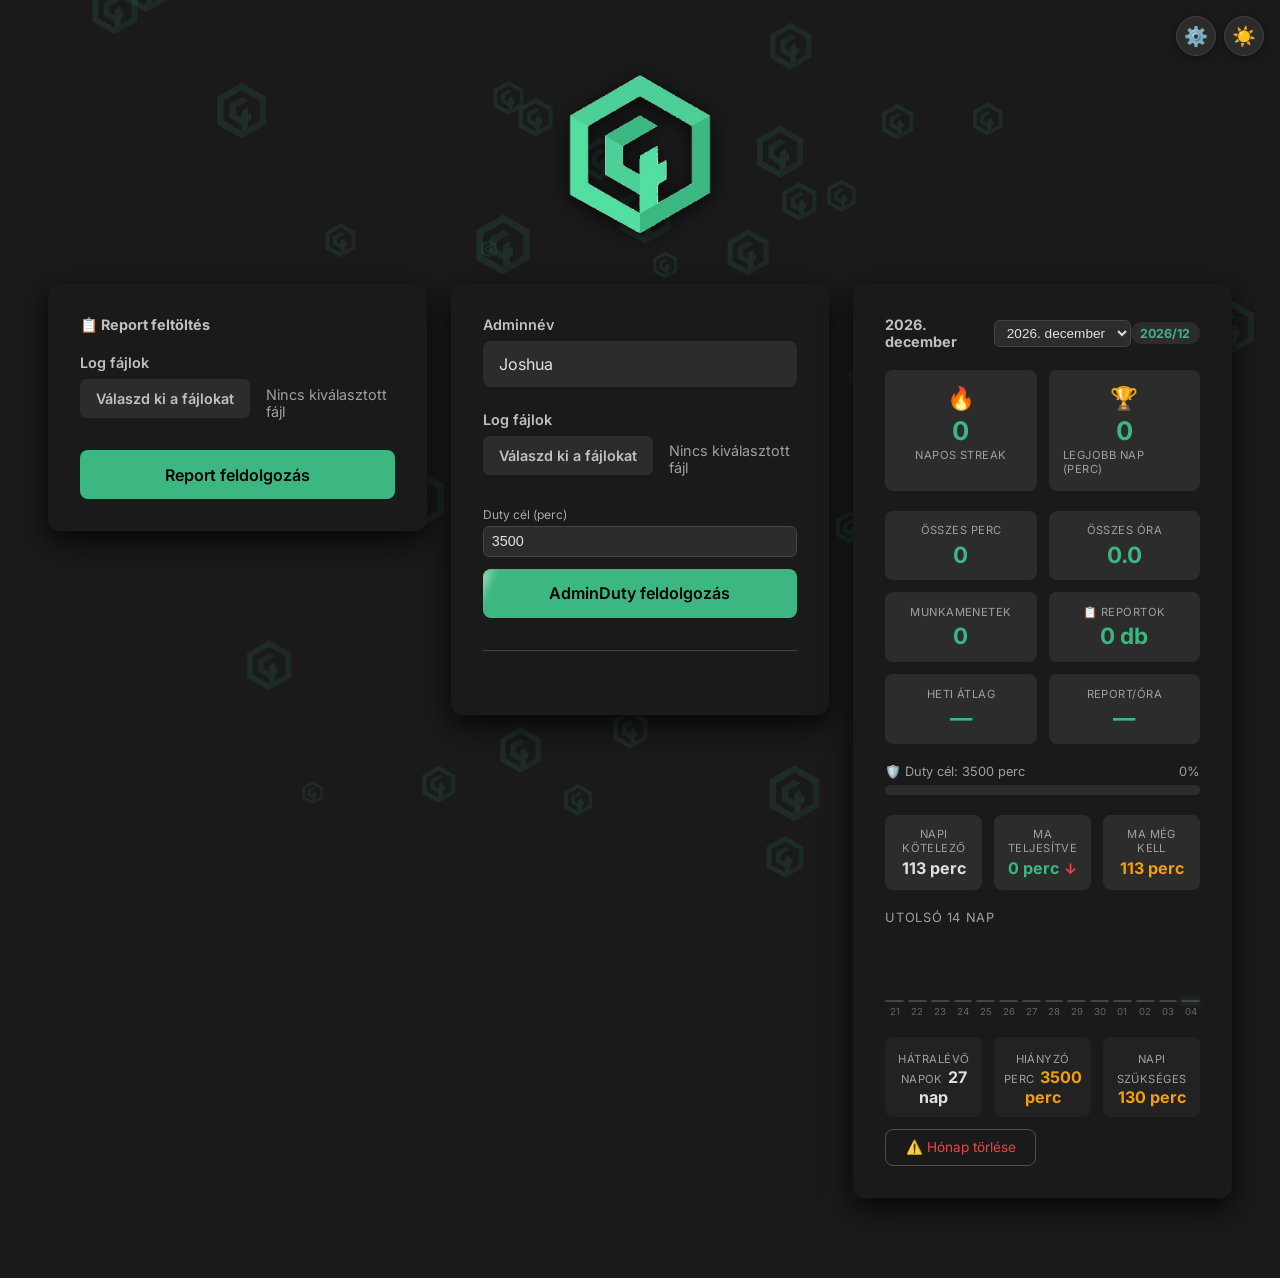
<file: index.html>
<!DOCTYPE html>
<html lang="hu">
<head>
    <meta charset="UTF-8">
    <meta name="viewport" content="width=device-width, initial-scale=1.0">
    <title>AdminDuty számláló</title>
    <link rel="icon" type="image/png" href="files/logo.png">
    <link rel="manifest" href="manifest.webmanifest">
    <meta name="theme-color" content="#1a1a1a">
    <meta name="apple-mobile-web-app-capable" content="yes">
    <meta name="apple-mobile-web-app-status-bar-style" content="black-translucent">
    <meta name="apple-mobile-web-app-title" content="AdminDuty">
    <link rel="apple-touch-icon" href="files/logo.png">
    <link rel="stylesheet" href="style.css">
    <style>
        /* 3 oszlopos elrendezés */
        .main-wrapper {
            display: flex;
            flex-direction: column;
            align-items: center;
            min-height: 100vh;
            padding: 1.5rem 1rem 3rem;
        }

        .three-col {
            display: grid;
            grid-template-columns: 1fr 1fr 1fr;
            gap: 1.5rem;
            width: 100%;
            max-width: 1400px;
            align-items: start;
        }

        @media (max-width: 900px) {
            .three-col {
                grid-template-columns: 1fr;
            }
        }

        @media (max-width: 1200px) and (min-width: 901px) {
            .three-col {
                grid-template-columns: 1fr 1fr;
            }
            .col-stats {
                grid-column: span 2;
            }
        }
    </style>
</head>
<body>
    <div id="background-animation"></div>
    <button class="theme-toggle-btn" id="theme-toggle" title="Téma váltás">🌙</button>
    <button class="theme-toggle-btn" id="settings-toggle" title="Beállítások" style="right:4rem;">⚙️</button>

    <div id="settings-panel" style="display:none;position:fixed;top:4rem;right:1rem;z-index:9998;background:var(--card);border:1px solid var(--border);border-radius:12px;padding:1.25rem;min-width:280px;box-shadow:0 8px 32px rgba(0,0,0,0.3);">
        <h3 style="margin:0 0 0.75rem;font-size:1rem;">⚙️ Beállítások</h3>
        <label style="font-size:0.85rem;color:var(--text-muted);display:block;margin-bottom:0.35rem;">API szerver URL</label>
        <input type="text" id="api-url-input" placeholder="http://your-server:8765"
            style="width:100%;padding:0.5rem 0.75rem;border-radius:8px;border:1px solid var(--border);background:var(--bg);color:var(--text);font-size:0.9rem;box-sizing:border-box;">
        <p style="font-size:0.78rem;color:var(--text-muted);margin:0.4rem 0 0.75rem;">Hagyd üresen ha a tracker ugyanazon a szerveren fut.</p>
        <button id="api-url-save" style="width:100%;padding:0.5rem;border-radius:8px;background:var(--accent);color:#fff;border:none;cursor:pointer;font-size:0.9rem;">Mentés</button>
        <div id="api-url-status" style="font-size:0.8rem;margin-top:0.5rem;text-align:center;"></div>
    </div>

    <div class="main-wrapper">
        <div class="logo-header">
            <img src="files/logo.png" alt="Fő logó">
            
        </div>

        <div class="three-col">

            <!-- ── BAL: Report feltöltés ── -->
            <div class="container">
                <div class="monthly-header">
                    <span>📋 Report feltöltés</span>
                </div>
                <div class="form-group">
                    <label>Log fájlok</label>
                    <div class="file-upload-container">
                        <input type="file" id="reportFiles" multiple accept=".log,.txt">
                        <label for="reportFiles" class="file-upload-button">Válaszd ki a fájlokat</label>
                        <span id="report-file-count" class="file-count-text">Nincs kiválasztott fájl</span>
                    </div>
                </div>
                <button id="reportButton">
                    <span>Report feldolgozás</span>
                    <div class="spinner"></div>
                </button>
                <div id="report-results"></div>
            </div>

            <!-- ── KÖZÉP: AdminDuty ── -->
            <div class="container">
                <div class="form-group">
                    <label for="adminName">Adminnév</label>
                    <input type="text" id="adminName" placeholder="Adminneved" value="Joshua" required>
                </div>

                <div class="form-group">
                    <label>Log fájlok</label>
                    <div class="file-upload-container">
                        <input type="file" id="logFiles" multiple accept=".log,.txt">
                        <label for="logFiles" class="file-upload-button">Válaszd ki a fájlokat</label>
                        <span id="file-count" class="file-count-text">Nincs kiválasztott fájl</span>
                    </div>
                    <span id="adminduty-label" class="file-count-text" style="color:#ef4444; margin-top:.3rem; display:block;"></span>
                </div>

                <!-- Célok beállítása -->
                <div class="goals-row">
                    <div class="goal-input">
                        <label for="dutyGoal">Duty cél (perc)</label>
                        <input type="number" id="dutyGoal" value="3500" min="100" max="9999" step="100">
                    </div>
                    <div class="goal-input" style="display:none">
                        <label for="offDutyLimit">Off-duty limit (perc)</label>
                        <input type="number" id="offDutyLimit" value="500" min="0" max="9999" step="50">
                    </div>
                </div>

                <button id="processButton">
                    <span>AdminDuty feldolgozás</span>
                    <div class="spinner"></div>
                </button>

                <div class="offduty-manual" style="display:none">
                    <div class="offduty-manual-row">
                        <div class="goal-input">
                            <label for="offdutyFrom">Off-duty tól</label>
                            <input type="time" id="offdutyFrom" step="60">
                        </div>
                        <div class="goal-input">
                            <label for="offdutyTo">Off-duty ig</label>
                            <input type="time" id="offdutyTo" step="60">
                        </div>
                        <button id="addOffDutyBtn">+ Hozzáadás</button>
                    </div>
                    <div id="offduty-manual-status" class="offduty-manual-status"></div>
                </div>

                <div id="results"></div>
            </div>

            <!-- ── JOBB: Statisztikák ── -->
            <div class="container col-stats" id="monthly-container">
                <div class="monthly-header">
                    <span id="monthly-title">Havi összesítő</span>
                    <select id="month-selector"></select>
                    <span id="monthly-badge" class="monthly-badge"></span>
                </div>

                <!-- Streak + Best day -->
                <div class="streak-row">
                    <div class="streak-item">
                        <span class="streak-icon">🔥</span>
                        <span class="streak-value" id="streak-value">0</span>
                        <span class="streak-label">napos streak</span>
                    </div>
                    <div class="streak-item">
                        <span class="streak-icon">🏆</span>
                        <span class="streak-value" id="best-day-value">0</span>
                        <span class="streak-label">legjobb nap (perc)</span>
                    </div>
                </div>

                <div class="monthly-stats">
                    <div class="mstat">
                        <span class="mstat-label">Összes perc</span>
                        <span class="mstat-value" id="m-total-minutes">0</span>
                    </div>
                    <div class="mstat">
                        <span class="mstat-label">Összes óra</span>
                        <span class="mstat-value" id="m-total-hours">0</span>
                    </div>
                    <div class="mstat">
                        <span class="mstat-label">Munkamenetek</span>
                        <span class="mstat-value" id="m-sessions">0</span>
                    </div>
                    <div class="mstat">
                        <span class="mstat-label">📋 Reportok</span>
                        <span class="mstat-value" id="m-reports">0 db</span>
                    </div>
                    <div class="mstat">
                        <span class="mstat-label">Heti átlag</span>
                        <span class="mstat-value" id="m-weekly-avg">0</span>
                    </div>
                    <div class="mstat">
                        <span class="mstat-label">Report/óra</span>
                        <span class="mstat-value" id="m-report-rate">—</span>
                    </div>
                </div>

                <!-- Off-duty sáv — elrejtve -->
                <div class="prog-row" style="display:none">
                    <div class="prog-label-row">
                        <span>🎮 Off-duty: <span id="offduty-done">0</span> / <span id="offduty-limit-label">500</span> perc</span>
                        <span id="offduty-pct">0%</span>
                    </div>
                    <div class="prog-track">
                        <div class="prog-bar offduty-bar" id="offduty-bar" style="width:0%"></div>
                    </div>
                </div>

                <!-- Admin duty progress -->
                <div class="prog-row">
                    <div class="prog-label-row">
                        <span>🛡️ Duty cél: <span id="duty-goal-label">3500</span> perc</span>
                        <span id="prog-pct">0%</span>
                    </div>
                    <div class="prog-track">
                        <div class="prog-bar" id="prog-bar" style="width:0%"></div>
                    </div>
                </div>

                <!-- Napi info -->
                <div class="daily-row">
                    <div class="daily-item">
                        <span class="daily-label">Napi kötelező</span>
                        <span class="daily-value" id="daily-quota">— perc</span>
                    </div>
                    <div class="daily-item">
                        <span class="daily-label">Ma teljesítve</span>
                        <span class="daily-value accent" id="daily-done">0 perc</span>
                    </div>
                    <div class="daily-item">
                        <span class="daily-label">Ma még kell</span>
                        <span class="daily-value warn" id="daily-missing">—</span>
                    </div>
                </div>

                <!-- Heti grafikon -->
                <div class="chart-section">
                    <div class="chart-title">Utolsó 14 nap</div>
                    <div class="bar-chart" id="bar-chart"></div>
                </div>

                <div class="deadline-row" id="deadline-row">
                    <div class="deadline-item">
                        <span class="daily-label">Hátralévő napok</span>
                        <span class="daily-value" id="deadline-days">—</span>
                    </div>
                    <div class="deadline-item">
                        <span class="daily-label">Hiányzó perc</span>
                        <span class="daily-value warn" id="deadline-missing">—</span>
                    </div>
                    <div class="deadline-item">
                        <span class="daily-label">Napi szükséges</span>
                        <span class="daily-value warn" id="deadline-daily">—</span>
                    </div>
                </div>

                <button class="reset-btn" id="btn-reset">⚠️ Hónap törlése</button>
            </div>

        </div><!-- /three-col -->
    </div>

    <script src="script.js?v=2"></script>
</body>
</html>
</file>
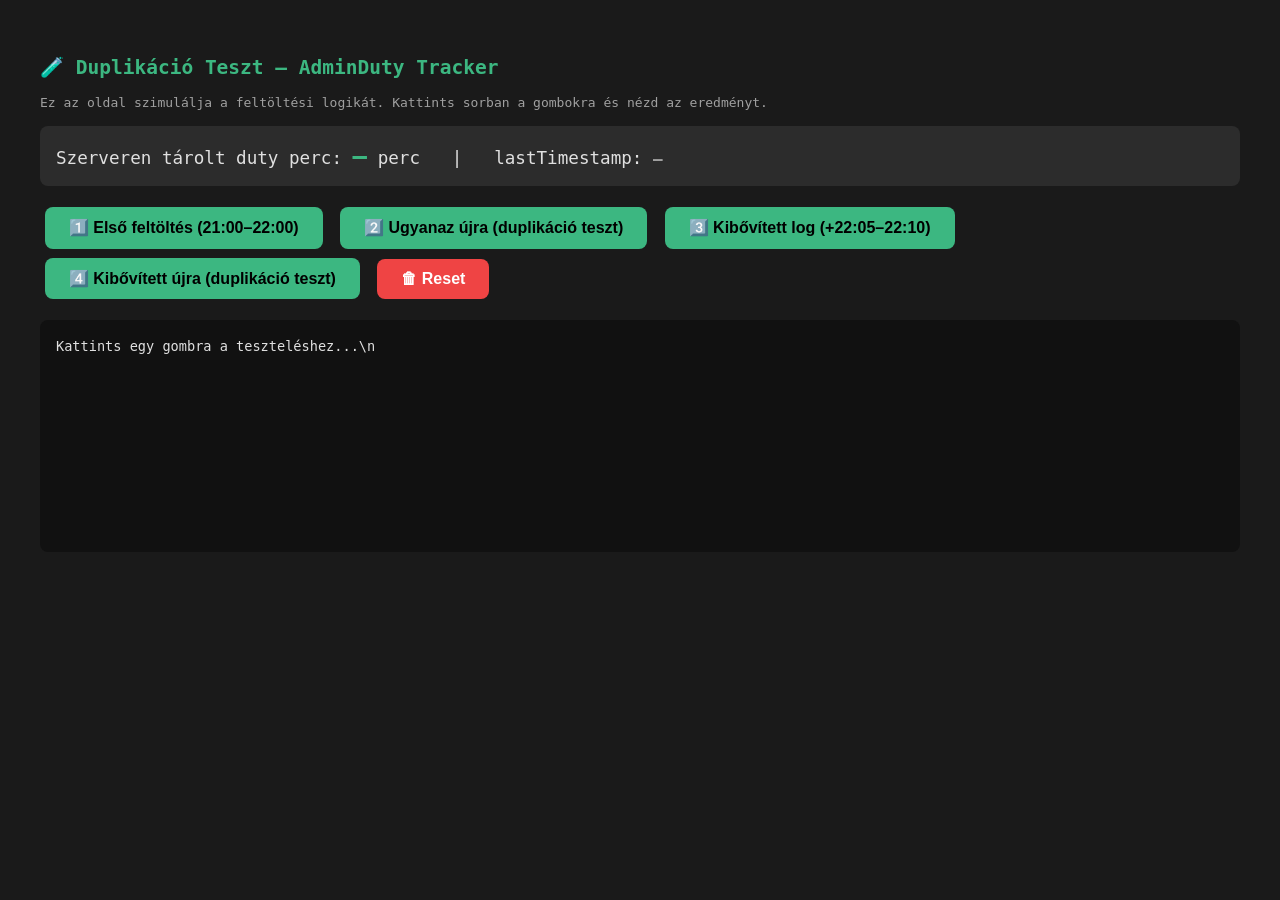
<file: test.html>
<!DOCTYPE html>
<html lang="hu">
<head>
    <meta charset="UTF-8">
    <meta name="viewport" content="width=device-width, initial-scale=1.0">
    <title>Duplikáció Teszt</title>
    <style>
        body { font-family: monospace; background: #1a1a1a; color: #e0e0e0; padding: 2rem; }
        h2 { color: rgb(60,183,129); }
        .btn {
            background: rgb(60,183,129); color: #000; border: none;
            padding: 0.7rem 1.5rem; border-radius: 8px; cursor: pointer;
            font-size: 1rem; font-weight: 700; margin: 0.3rem;
        }
        .btn:hover { background: rgb(50,153,109); }
        .btn.red { background: #ef4444; color: #fff; }
        .log { background: #111; border-radius: 8px; padding: 1rem; margin-top: 1rem; min-height: 200px; white-space: pre-wrap; font-size: 0.85rem; line-height: 1.6; }
        .ok   { color: rgb(60,183,129); }
        .err  { color: #ef4444; }
        .info { color: #a0a0a0; }
        .warn { color: #f59e0b; }
        .stat { background: #2c2c2c; border-radius: 8px; padding: 1rem; margin-top: 1rem; font-size: 1.1rem; }
        .stat span { color: rgb(60,183,129); font-size: 1.5rem; font-weight: 700; }
    </style>
</head>
<body>
<h2>🧪 Duplikáció Teszt — AdminDuty Tracker</h2>
<p style="color:#a0a0a0">Ez az oldal szimulálja a feltöltési logikát. Kattints sorban a gombokra és nézd az eredményt.</p>

<div class="stat">
    Szerveren tárolt duty perc: <span id="server-minutes">—</span> perc
    &nbsp;&nbsp;|&nbsp;&nbsp; lastTimestamp: <span id="server-ts" style="font-size:1rem;color:#a0a0a0">—</span>
</div>

<div style="margin-top:1rem">
    <button class="btn" onclick="runTest(1)">1️⃣ Első feltöltés (21:00–22:00)</button>
    <button class="btn" onclick="runTest(2)">2️⃣ Ugyanaz újra (duplikáció teszt)</button>
    <button class="btn" onclick="runTest(3)">3️⃣ Kibővített log (+22:05–22:10)</button>
    <button class="btn" onclick="runTest(4)">4️⃣ Kibővített újra (duplikáció teszt)</button>
    <button class="btn red" onclick="resetTest()">🗑 Reset</button>
</div>

<div class="log" id="log">Kattints egy gombra a teszteléshez...\n</div>

<script>
const KEY     = "2026_03_duptest";
const API     = "http://192.168.1.119:8765";

const LOG_V1 = [
    "[2026-03-01 21:00:00] [Output] : [SeeMTA - AdminDuty]: Joshua adminszolgálatba lépett.",
    "[2026-03-01 22:00:00] [Output] : [SeeMTA - AdminDuty]: Joshua kilépett az adminszolgálatból.",
];
const LOG_V2 = [...LOG_V1,
    "[2026-03-01 22:05:00] [Output] : [SeeMTA - AdminDuty]: Joshua adminszolgálatba lépett.",
    "[2026-03-01 22:10:00] [Output] : [SeeMTA - AdminDuty]: Joshua kilépett az adminszolgálatból.",
];

const TESTS = [
    { label: "Első feltöltés (21:00–22:00 = 60 perc)",         log: LOG_V1, expected: 60,  totalExpected: 60  },
    { label: "Ugyanaz újra — duplikáció teszt (várt: 0 perc)", log: LOG_V1, expected: 0,   totalExpected: 60  },
    { label: "Kibővített log (+22:05–22:10 = 5 perc)",         log: LOG_V2, expected: 5,   totalExpected: 65  },
    { label: "Kibővített újra — duplikáció teszt (várt: 0)",   log: LOG_V2, expected: 0,   totalExpected: 65  },
];

function log(msg, cls='') {
    const el = document.getElementById('log');
    el.innerHTML += `<span class="${cls}">${msg}</span>\n`;
    el.scrollTop = el.scrollHeight;
}

function parseDateTime(str) {
    const m = str.match(/\[(\d{4}-\d{2}-\d{2} \d{2}:\d{2}:\d{2})\]/);
    if (m) return new Date(m[1].replace(' ','T'));
    return null;
}

async function apiLoad() {
    const res = await fetch(`${API}/api/data`);
    return await res.json();
}

async function apiSave(key, duty, sessions, today, lastTS) {
    const res = await fetch(`${API}/api/save`, {
        method: 'POST',
        headers: { 'Content-Type': 'application/json' },
        body: JSON.stringify({ key, dutyMinutes: duty, sessionCount: sessions, freezeCount: 0, todayMinutes: today, lastTimestamp: lastTS })
    });
    return await res.json();
}

async function apiDelete(key) {
    await fetch(`${API}/api/delete/${key}`, { method: 'DELETE' });
}

async function updateStats() {
    const data = await apiLoad();
    const d = data[KEY] || {};
    document.getElementById('server-minutes').textContent = Math.round(d.dutyMinutes || 0);
    document.getElementById('server-ts').textContent = d.lastTimestamp || '—';
}

async function simulate(logLines) {
    // Friss adat a szerverről
    const allData   = await apiLoad();
    const srvData   = allData[KEY] || {};
    const lastTSStr = srvData.lastTimestamp || null;
    const cutoff    = lastTSStr ? new Date(lastTSStr.replace(' ','T')) : null;

    log(`  lastTimestamp: ${lastTSStr || 'nincs'}`, 'info');

    // Intervallumok kiszámolása
    const intervals = [];
    let dutyStart   = null;
    const admin     = "Joshua";

    for (let i = 0; i < logLines.length; i++) {
        const line = logLines[i];
        const dt   = parseDateTime(line);
        if (!dt) continue;

        const isStart = line.includes(`${admin} adminszolgálatba lépett`);
        const isEnd   = line.includes(`${admin} kilépett az adminszolgálatból`);
        const isCrash = line.includes('SeeMTA logger started');

        if (isStart) {
            if (dutyStart) intervals.push({ s: dutyStart, e: dt });
            dutyStart = dt;
        } else if (isEnd && dutyStart) {
            intervals.push({ s: dutyStart, e: dt });
            dutyStart = null;
        } else if (isCrash && dutyStart) {
            // előző valid dátum
            let prev = null;
            for (let j = i-1; j >= 0; j--) { const d = parseDateTime(logLines[j]); if (d) { prev = d; break; } }
            if (prev && prev > dutyStart) intervals.push({ s: dutyStart, e: prev });
            dutyStart = null;
        }
    }
    if (dutyStart) {
        let last = null;
        for (let j = logLines.length-1; j >= 0; j--) { const d = parseDateTime(logLines[j]); if (d) { last = d; break; } }
        if (last && last > dutyStart) intervals.push({ s: dutyStart, e: last });
    }

    // Cutoff szűrés
    const newIntervals = intervals
        .filter(iv => !cutoff || iv.e > cutoff)
        .map(iv => ({ s: cutoff && iv.s < cutoff ? cutoff : iv.s, e: iv.e }));

    const newMins   = newIntervals.reduce((sum, iv) => sum + (iv.e - iv.s) / 60000, 0);
    const latestEnd = newIntervals.reduce((max, iv) => iv.e > max ? iv.e : max, new Date(0));

    log(`  Logban talált intervallumok: ${intervals.map(iv => `${iv.s.toTimeString().slice(0,5)}–${iv.e.toTimeString().slice(0,5)}`).join(', ') || 'nincs'}`, 'info');
    log(`  Cutoff utáni (új): ${newIntervals.map(iv => `${iv.s.toTimeString().slice(0,5)}–${iv.e.toTimeString().slice(0,5)}`).join(', ') || 'nincs'}`, 'info');
    log(`  Új percek: ${Math.round(newMins)}`, newMins > 0 ? 'ok' : 'info');

    if (newMins > 0) {
        const lastTSNew = latestEnd.toISOString().replace('T',' ').slice(0,19);
        const res = await apiSave(KEY, newMins, newIntervals.length, newMins, lastTSNew);
        log(`  ✅ Mentve → szerver összesen: ${Math.round(res.data.dutyMinutes)} perc`, 'ok');
    } else {
        log(`  ℹ️ Nincs új esemény → szerver nem változik`, 'info');
    }

    return newMins;
}

async function runTest(n) {
    const t = TESTS[n-1];
    log(`\n${'─'.repeat(50)}`, 'info');
    log(`TEST ${n}: ${t.label}`, 'warn');

    const got = await simulate(t.log);
    const ok  = Math.abs(got - t.expected) < 0.1;

    const data = await apiLoad();
    const total = Math.round((data[KEY] || {}).dutyMinutes || 0);
    const totalOk = total === t.totalExpected;

    log(ok ? `  ✅ Új percek OK (${Math.round(got)} = várt ${t.expected})` : `  ❌ HIBA! Kapott: ${Math.round(got)}, várt: ${t.expected}`, ok ? 'ok' : 'err');
    log(totalOk ? `  ✅ Szerver összesen OK (${total} = várt ${t.totalExpected})` : `  ❌ SZERVER HIBA! ${total} != ${t.totalExpected}`, totalOk ? 'ok' : 'err');

    await updateStats();
}

async function resetTest() {
    await apiDelete(KEY);
    log('\n🗑 Reset — szerver törölve', 'warn');
    await updateStats();
    document.getElementById('log').innerHTML = 'Reset kész. Kezdd újra az 1-es gombbal.\n';
}

updateStats();
</script>
</body>
</html>
</file>
<file: style.css>
@font-face {
  font-family: 'Inter';
  font-style: normal;
  font-weight: 400;
  font-display: swap;
  src: url('files/fonts/inter-400.woff2') format('woff2');
}
@font-face {
  font-family: 'Inter';
  font-style: normal;
  font-weight: 500;
  font-display: swap;
  src: url('files/fonts/inter-500.woff2') format('woff2');
}
@font-face {
  font-family: 'Inter';
  font-style: normal;
  font-weight: 700;
  font-display: swap;
  src: url('files/fonts/inter-700.woff2') format('woff2');
}

:root {
  --background-color: #1a1a1a;
  --surface-color: #2c2c2c;
  --text-color: #e0e0e0;
  --primary-accent-color: rgb(60, 183, 129);
  --primary-accent-hover: rgb(50, 153, 109);
  --border-color: #444;
  --warn-color: #f59e0b;
  --font-family: 'Inter', -apple-system, BlinkMacSystemFont, "Segoe UI", Roboto, Helvetica, Arial, sans-serif;
  --label-color: #aaa;
  --mstat-bg: #222;
}

[data-theme="light"] {
  --background-color: #f0f2f5;
  --surface-color: #ffffff;
  --text-color: #1a1a1a;
  --primary-accent-color: rgb(30, 140, 95);
  --primary-accent-hover: rgb(20, 110, 75);
  --border-color: #d0d0d0;
  --warn-color: #d97706;
  --label-color: #555;
  --mstat-bg: #f8f8f8;
}

[data-theme="light"] body {
  background-color: var(--background-color);
  color: var(--text-color);
}

[data-theme="light"] #background-animation { opacity: 0.04; }
[data-theme="light"] .container { background: var(--surface-color); border-color: var(--border-color); }
[data-theme="light"] .mstat { background: var(--mstat-bg); }
[data-theme="light"] input[type="text"], [data-theme="light"] select { background:#fff; color:#111; border-color: var(--border-color); }
[data-theme="light"] .file-upload-button { background: var(--surface-color); border-color: var(--border-color); color: #333; }
[data-theme="light"] .bar { background: #bbb; }
[data-theme="light"] .bar-done { background: var(--primary-accent-color); }
[data-theme="light"] .reset-btn { background: #fee2e2; color: #b91c1c; border-color: #fca5a5; }

* { box-sizing: border-box; }

body {
  font-family: var(--font-family);
  background-color: var(--background-color);
  color: var(--text-color);
  margin: 0;
  padding: 2rem;
  overflow-x: hidden;
}

#background-animation {
  position: fixed;
  top: 0; left: 0;
  width: 100vw; height: 100vh;
  z-index: -1;
  overflow: hidden;
}

.flying-logo {
  position: absolute;
  opacity: 0.1;
  will-change: transform;
}

@keyframes shine {
  0%   { transform: translateX(-100%) skewX(-25deg); }
  10%  { transform: translateX(1200%) skewX(-25deg); }
  100% { transform: translateX(1200%) skewX(-25deg); }
}

.main-wrapper {
  display: flex;
  flex-direction: column;
  align-items: center;
  width: 100%;
  position: relative;
  z-index: 1;
  gap: 1.5rem;
}

.logo-header { margin-bottom: 0; }
.logo-header img {
  max-width: 200px;
  height: auto;
  filter: drop-shadow(0 4px 10px rgba(0,0,0,0.7));
}

.container {
  width: 100%;
  max-width: 550px;
  padding: 2rem;
  background-color: rgba(26, 26, 26, 1);
  border-radius: 12px;
  box-shadow: 0px 10px 30px rgba(0,0,0,0.8);
}

.form-group { margin-bottom: 1.5rem; }
.form-group label {
  display: block;
  font-size: 0.9rem;
  font-weight: 500;
  margin-bottom: 0.5rem;
  color: #c0c0c0;
}

input[type="text"] {
  width: 100%;
  padding: 0.8rem 1rem;
  border-radius: 8px;
  border: none;
  background-color: var(--surface-color);
  color: var(--text-color);
  font-family: var(--font-family);
  font-size: 1rem;
  transition: box-shadow 0.2s;
}
input[type="text"]:focus {
  outline: none;
  box-shadow: 0 0 0 3px rgba(60,183,129,0.8);
}

.file-upload-container {
  display: flex;
  align-items: center;
  gap: 1rem;
}
input[type="file"] { display: none; }
.file-upload-button {
  display: inline-block;
  background-color: var(--surface-color);
  color: var(--text-color);
  padding: 0.7rem 1rem;
  border-radius: 6px;
  cursor: pointer;
  font-weight: 500;
  transition: background-color 0.2s;
  white-space: nowrap;
}
.file-upload-button:hover { background-color: #3a3a3a; }
.file-count-text { font-size: 0.9rem; color: #a0a0a0; }

button#processButton,
button#reportButton {
  display: flex;
  justify-content: center;
  align-items: center;
  width: 100%;
  background-color: var(--primary-accent-color);
  color: #000;
  border: none;
  padding: 0.9rem 1.5rem;
  border-radius: 8px;
  cursor: pointer;
  font-size: 1rem;
  font-weight: 500;
  font-family: var(--font-family);
  transition: transform 0.1s ease, background-color 0.2s ease;
  position: relative;
  overflow: hidden;
}
#processButton:hover,
#reportButton:hover { background-color: var(--primary-accent-hover); }
#processButton:active,
#reportButton:active { transform: scale(0.98); }
#processButton .spinner,
#reportButton .spinner {
  display: none;
  border: 2px solid rgba(255,255,255,0.3);
  border-radius: 50%;
  width: 18px; height: 18px;
  animation: spin 1s linear infinite;
}
#processButton.loading span,
#reportButton.loading span { display: none; }
#processButton.loading .spinner,
#reportButton.loading .spinner { display: block; }
@keyframes spin { to { transform: rotate(360deg); } }

#results {
  margin-top: 2rem;
  border-top: 1px solid var(--border-color);
  padding-top: 2rem;
}

.grand-total {
  color: #242424;
  padding: 1.5rem;
  border-radius: 8px;
  text-align: center;
  background-color: var(--primary-accent-color);
  position: relative;
  overflow: hidden;
}
#processButton::before,
.grand-total::before {
  content: '';
  position: absolute;
  top: 0; left: 0;
  width: 100px; height: 100%;
  background: rgba(255,255,255,0.4);
  filter: blur(5px);
  transform: translateX(-100px) skewX(-25deg);
  animation: shine 5s ease-in-out infinite;
}
.grand-total h3 { margin: 0; font-size: 1.5rem; }

.breakdown-details {
  margin-top: 1rem;
  background-color: rgba(44,44,44,0.8);
  backdrop-filter: blur(5px);
  border: 1px solid var(--border-color);
  border-radius: 8px;
}
.breakdown-details > summary {
  padding: 1rem 1.5rem;
  font-weight: 700;
  cursor: pointer;
  list-style: none;
}
.breakdown-details > summary::-webkit-details-marker { display: none; }
.breakdown-details > summary::after       { content: 'Részletek megjelenítése'; }
.breakdown-details[open] > summary::after { content: 'Részletek elrejtése'; }

.breakdown-content { padding: 0 0.5rem 0.5rem 0.5rem; }

.file-result {
  background-color: transparent;
  border-radius: 8px;
  margin-bottom: 0.5rem;
  border: 1px solid #4f4f4f;
}
.file-result summary {
  display: flex;
  justify-content: space-between;
  align-items: center;
  padding: 1rem 1.5rem;
  cursor: pointer;
  font-size: 1rem;
  list-style: none;
}
.file-result summary::-webkit-details-marker { display: none; }
.file-result summary::after {
  content: '+';
  font-size: 1.5rem;
  color: var(--primary-accent-color);
  transition: transform 0.2s ease-in-out;
}
.file-result[open] summary::after { transform: rotate(45deg); }
.summary-title { font-weight: 500; }
.summary-total { color: var(--primary-accent-color); }
.details-content {
  padding: 0 1.5rem 1rem 1.5rem;
  border-top: 1px solid var(--border-color);
}
.details-content p {
  margin: 0.5rem 0;
  font-family: "Menlo", "Consolas", monospace;
  font-size: 0.9rem;
  padding: 0.5rem;
  background: #1e1e1e;
  border-radius: 4px;
}

/* ===== HAVI ÖSSZESÍTŐ ===== */
.monthly-header {
  display: flex;
  align-items: center;
  justify-content: space-between;
  margin-bottom: 1.25rem;
  font-size: 0.9rem;
  font-weight: 600;
  color: #c0c0c0;
}
.monthly-badge {
  font-size: 0.78rem;
  background: var(--surface-color);
  padding: 0.2rem 0.6rem;
  border-radius: 999px;
  color: var(--primary-accent-color);
}

.monthly-stats {
  display: grid;
  grid-template-columns: repeat(2, 1fr);
  gap: 0.75rem;
  margin-bottom: 1.25rem;
}
.mstat {
  background: var(--surface-color);
  border-radius: 8px;
  padding: 0.8rem;
  display: flex;
  flex-direction: column;
  align-items: center;
  gap: 0.2rem;
}
.mstat-label { font-size: 0.7rem; color: #a0a0a0; text-transform: uppercase; letter-spacing: 0.04em; }
.mstat-value { font-size: 1.4rem; font-weight: 700; color: var(--primary-accent-color); }

.prog-row { margin-bottom: 1.25rem; }
.prog-label-row {
  display: flex;
  justify-content: space-between;
  font-size: 0.8rem;
  color: #a0a0a0;
  margin-bottom: 0.4rem;
}
.prog-track {
  background: var(--surface-color);
  border-radius: 999px;
  height: 10px;
  overflow: hidden;
}
.prog-bar {
  height: 100%;
  border-radius: 999px;
  background: var(--primary-accent-color);
  transition: width 0.6s ease;
}

.daily-row {
  display: grid;
  grid-template-columns: repeat(3, 1fr);
  gap: 0.75rem;
  margin-bottom: 1.25rem;
}
.daily-item {
  background: var(--surface-color);
  border-radius: 8px;
  padding: 0.75rem;
  display: flex;
  flex-direction: column;
  align-items: center;
  gap: 0.2rem;
  text-align: center;
}
.daily-label { font-size: 0.7rem; color: #a0a0a0; text-transform: uppercase; letter-spacing: 0.04em; }
.daily-value { font-size: 1rem; font-weight: 700; color: var(--text-color); }
.daily-value.accent { color: var(--primary-accent-color); }
.daily-value.warn   { color: var(--warn-color); }
.daily-value.done   { color: var(--primary-accent-color); }

.reset-btn {
  background: none;
  border: 1px solid #4f4f4f;
  color: #ef4444;
  border-radius: 8px;
  padding: 0.6rem 1.2rem;
  font-size: 0.85rem;
  cursor: pointer;
  font-family: var(--font-family);
  transition: background 0.2s;
}
.reset-btn:hover { background: rgba(239,68,68,0.1); }

/* ===== STREAK ===== */
.streak-row {
  display: grid;
  grid-template-columns: 1fr 1fr;
  gap: 0.75rem;
  margin-bottom: 1.25rem;
}
.streak-item {
  background: var(--surface-color);
  border-radius: 8px;
  padding: 0.9rem;
  display: flex;
  flex-direction: column;
  align-items: center;
  gap: 0.15rem;
}
.streak-icon { font-size: 1.4rem; }
.streak-value { font-size: 1.6rem; font-weight: 700; color: var(--primary-accent-color); }
.streak-label { font-size: 0.7rem; color: #a0a0a0; text-transform: uppercase; letter-spacing: 0.04em; }

/* ===== GRAFIKON ===== */
.chart-section {
  margin: 1.25rem 0;
}
.chart-title {
  font-size: 0.8rem;
  color: #a0a0a0;
  text-transform: uppercase;
  letter-spacing: 0.05em;
  margin-bottom: 0.75rem;
}
.bar-chart {
  display: flex;
  align-items: flex-end;
  gap: 4px;
  height: 80px;
}
.bar-col {
  flex: 1;
  display: flex;
  flex-direction: column;
  align-items: center;
  height: 100%;
  justify-content: flex-end;
  gap: 4px;
}
.bar {
  width: 100%;
  min-height: 2px;
  border-radius: 3px 3px 0 0;
  background: var(--surface-color);
  border: 1px solid #444;
  transition: height 0.4s ease;
}
.bar-done    { background: var(--primary-accent-color); border-color: var(--primary-accent-color); }
.bar-today   { box-shadow: 0 0 6px rgba(60,183,129,0.5); }
.bar-label {
  font-size: 0.6rem;
  color: #666;
  text-align: center;
}

/* ── Téma váltó gomb ── */
.theme-toggle-btn {
  position: fixed; top: 1rem; right: 1rem; z-index: 9999;
  background: var(--surface-color); border: 1px solid var(--border-color);
  border-radius: 50%; width: 40px; height: 40px;
  font-size: 1.2rem; cursor: pointer; display: flex;
  align-items: center; justify-content: center;
  transition: background 0.2s, border-color 0.2s;
  box-shadow: 0 2px 8px rgba(0,0,0,0.4);
}
.theme-toggle-btn:hover { border-color: var(--primary-accent-color); }

/* ── Hónap választó ── */
.month-selector-wrap {
  display: flex; align-items: center; gap: .5rem; flex-wrap: wrap;
}
#month-selector {
  background: var(--surface-color); color: var(--text-color);
  border: 1px solid var(--border-color); border-radius: 6px;
  padding: .25rem .5rem; font-size: .85rem; cursor: pointer;
}

/* ── Trend nyíl ── */
.trend-up   { color: #22c55e; font-size: .9rem; margin-left: .3rem; }
.trend-down { color: #ef4444; font-size: .9rem; margin-left: .3rem; }

/* ── Célok beállítása ── */
.goals-row {
  display: flex; gap: .75rem; margin-bottom: .75rem;
}
.goal-input {
  flex: 1; display: flex; flex-direction: column; gap: .25rem;
}
.goal-input label {
  font-size: .75rem; color: var(--label-color, #aaa);
}
.goal-input input[type="number"] {
  background: var(--surface-color); color: var(--text-color);
  border: 1px solid var(--border-color); border-radius: 6px;
  padding: .4rem .5rem; font-size: .9rem; width: 100%;
}

/* ── Off-duty progress bar ── */
.offduty-bar { background: #8b5cf6 !important; }
[data-theme="light"] .offduty-bar { background: #7c3aed !important; }

/* ── Deadline kalkulátor ── */
.deadline-row {
  display: flex; gap: .75rem; margin: .75rem 0;
  flex-wrap: wrap;
}
.deadline-item {
  flex: 1; min-width: 80px;
  background: var(--mstat-bg, #222); border-radius: 8px;
  padding: .6rem .5rem; text-align: center;
}
.deadline-label {
  font-size: .7rem; color: var(--label-color, #aaa);
  display: block; margin-bottom: .25rem;
}
.deadline-value {
  font-size: 1.1rem; font-weight: 700;
  color: var(--primary-accent-color);
}

/* Off-duty manuális hozzáadás */
.offduty-manual {
    margin-top: 0.75rem;
}
.offduty-manual-row {
    display: flex;
    align-items: flex-end;
    gap: 0.75rem;
    flex-wrap: wrap;
}
.offduty-manual-row .goal-input {
    flex: 1;
    min-width: 100px;
}
.offduty-manual-row input[type="time"] {
    width: 100%;
    padding: 0.5rem 0.75rem;
    border-radius: 8px;
    border: 2px solid #8b5cf6;
    background: var(--input-bg);
    color: var(--text);
    font-size: 1rem;
    outline: none;
    box-shadow: 0 0 0 1px #8b5cf640;
}
.offduty-manual-row input[type="time"]:focus {
    border-color: #a78bfa;
    box-shadow: 0 0 0 3px #8b5cf640;
}
.offduty-manual-row input[type="time"]::-webkit-calendar-picker-indicator {
    filter: invert(1) opacity(0.5);
    cursor: pointer;
}
#addOffDutyBtn {
    padding: 0.5rem 1.25rem;
    border-radius: 8px;
    border: none;
    background: #8b5cf6;
    color: #fff;
    font-size: 0.95rem;
    cursor: pointer;
    white-space: nowrap;
    align-self: flex-end;
    height: 2.4rem;
}
#addOffDutyBtn:hover { background: #7c3aed; }
.offduty-manual-status {
    margin-top: 0.4rem;
    font-size: 0.85rem;
    min-height: 1.2rem;
    color: #8b5cf6;
}

/* Report részletes lista */
.report-detail-list {
    margin-top: 0.75rem;
    border-radius: 8px;
    overflow: hidden;
    border: 1px solid var(--border);
}
.report-detail-row {
    display: flex;
    align-items: center;
    gap: 0.75rem;
    padding: 0.45rem 0.75rem;
    font-size: 0.88rem;
    border-bottom: 1px solid var(--border);
}
.report-detail-row:last-child { border-bottom: none; }
.report-detail-row:nth-child(even) { background: rgba(255,255,255,0.03); }
.report-detail-num {
    color: var(--text-muted);
    min-width: 2rem;
    font-size: 0.8rem;
}
.report-detail-id {
    flex: 1;
    font-weight: 600;
    color: var(--accent);
}
.report-detail-time {
    color: var(--text-muted);
    font-size: 0.82rem;
    white-space: nowrap;
}
</file>
